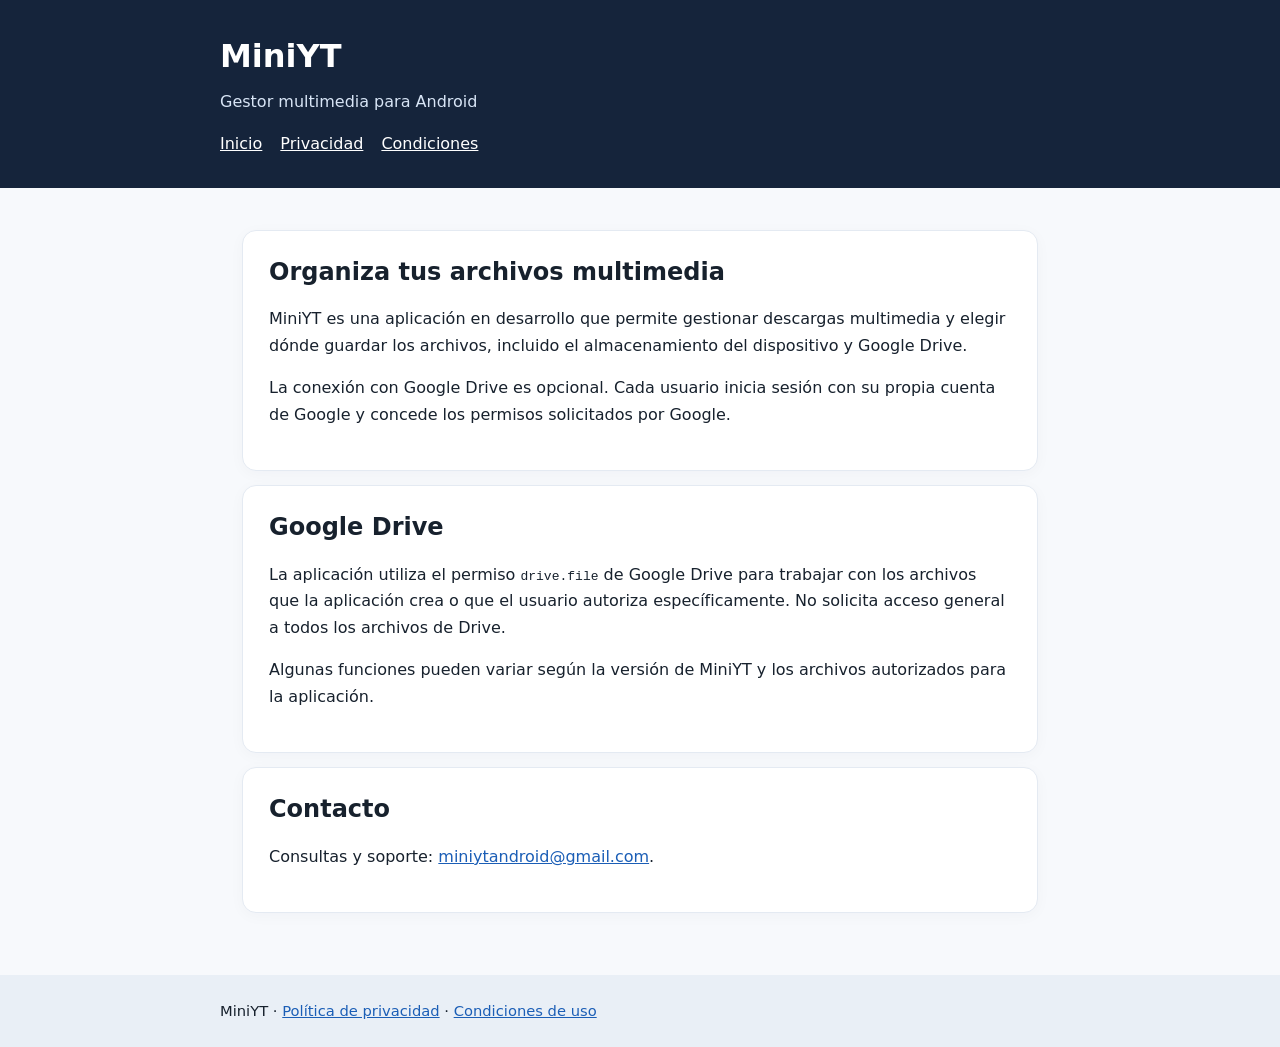
<file: index.html>
<!doctype html><html lang="es"><head><meta charset="utf-8"><meta name="viewport" content="width=device-width,initial-scale=1"><title>MiniYT — Gestor multimedia</title><link rel="stylesheet" href="style.css"></head><body><header><div class="inner"><h1>MiniYT</h1><p>Gestor multimedia para Android</p><nav><a href="index.html">Inicio</a><a href="privacidad.html">Privacidad</a><a href="condiciones.html">Condiciones</a></nav></div></header><main><article><h2>Organiza tus archivos multimedia</h2><p>MiniYT es una aplicación en desarrollo que permite gestionar descargas multimedia y elegir dónde guardar los archivos, incluido el almacenamiento del dispositivo y Google Drive.</p><p>La conexión con Google Drive es opcional. Cada usuario inicia sesión con su propia cuenta de Google y concede los permisos solicitados por Google.</p></article><article><h2>Google Drive</h2><p>La aplicación utiliza el permiso <code>drive.file</code> de Google Drive para trabajar con los archivos que la aplicación crea o que el usuario autoriza específicamente. No solicita acceso general a todos los archivos de Drive.</p><p>Algunas funciones pueden variar según la versión de MiniYT y los archivos autorizados para la aplicación.</p></article><article><h2>Contacto</h2><p>Consultas y soporte: <a href="mailto:miniytandroid@gmail.com">miniytandroid@gmail.com</a>.</p></article></main><footer><div class="inner">MiniYT · <a href="privacidad.html">Política de privacidad</a> · <a href="condiciones.html">Condiciones de uso</a></div></footer></body></html>
</file>
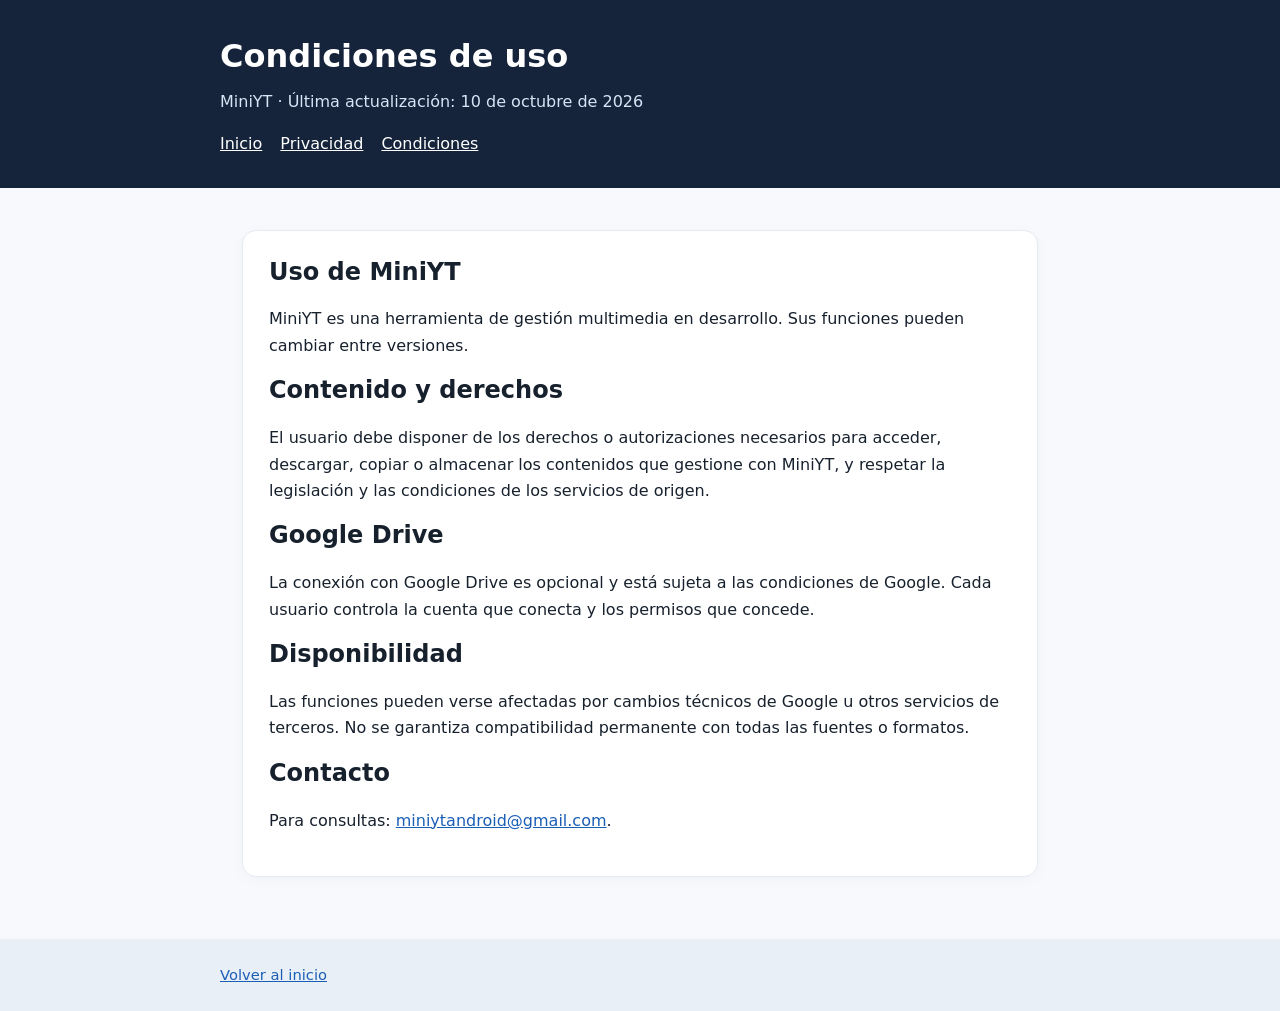
<file: condiciones.html>
<!doctype html><html lang="es"><head><meta charset="utf-8"><meta name="viewport" content="width=device-width,initial-scale=1"><title>Condiciones de uso — MiniYT</title><link rel="stylesheet" href="style.css"></head><body><header><div class="inner"><h1>Condiciones de uso</h1><p>MiniYT · Última actualización: 10 de octubre de 2026</p><nav><a href="index.html">Inicio</a><a href="privacidad.html">Privacidad</a><a href="condiciones.html">Condiciones</a></nav></div></header><main><article><h2>Uso de MiniYT</h2><p>MiniYT es una herramienta de gestión multimedia en desarrollo. Sus funciones pueden cambiar entre versiones.</p><h2>Contenido y derechos</h2><p>El usuario debe disponer de los derechos o autorizaciones necesarios para acceder, descargar, copiar o almacenar los contenidos que gestione con MiniYT, y respetar la legislación y las condiciones de los servicios de origen.</p><h2>Google Drive</h2><p>La conexión con Google Drive es opcional y está sujeta a las condiciones de Google. Cada usuario controla la cuenta que conecta y los permisos que concede.</p><h2>Disponibilidad</h2><p>Las funciones pueden verse afectadas por cambios técnicos de Google u otros servicios de terceros. No se garantiza compatibilidad permanente con todas las fuentes o formatos.</p><h2>Contacto</h2><p>Para consultas: <a href="mailto:miniytandroid@gmail.com">miniytandroid@gmail.com</a>.</p></article></main><footer><div class="inner"><a href="index.html">Volver al inicio</a></div></footer></body></html>
</file>
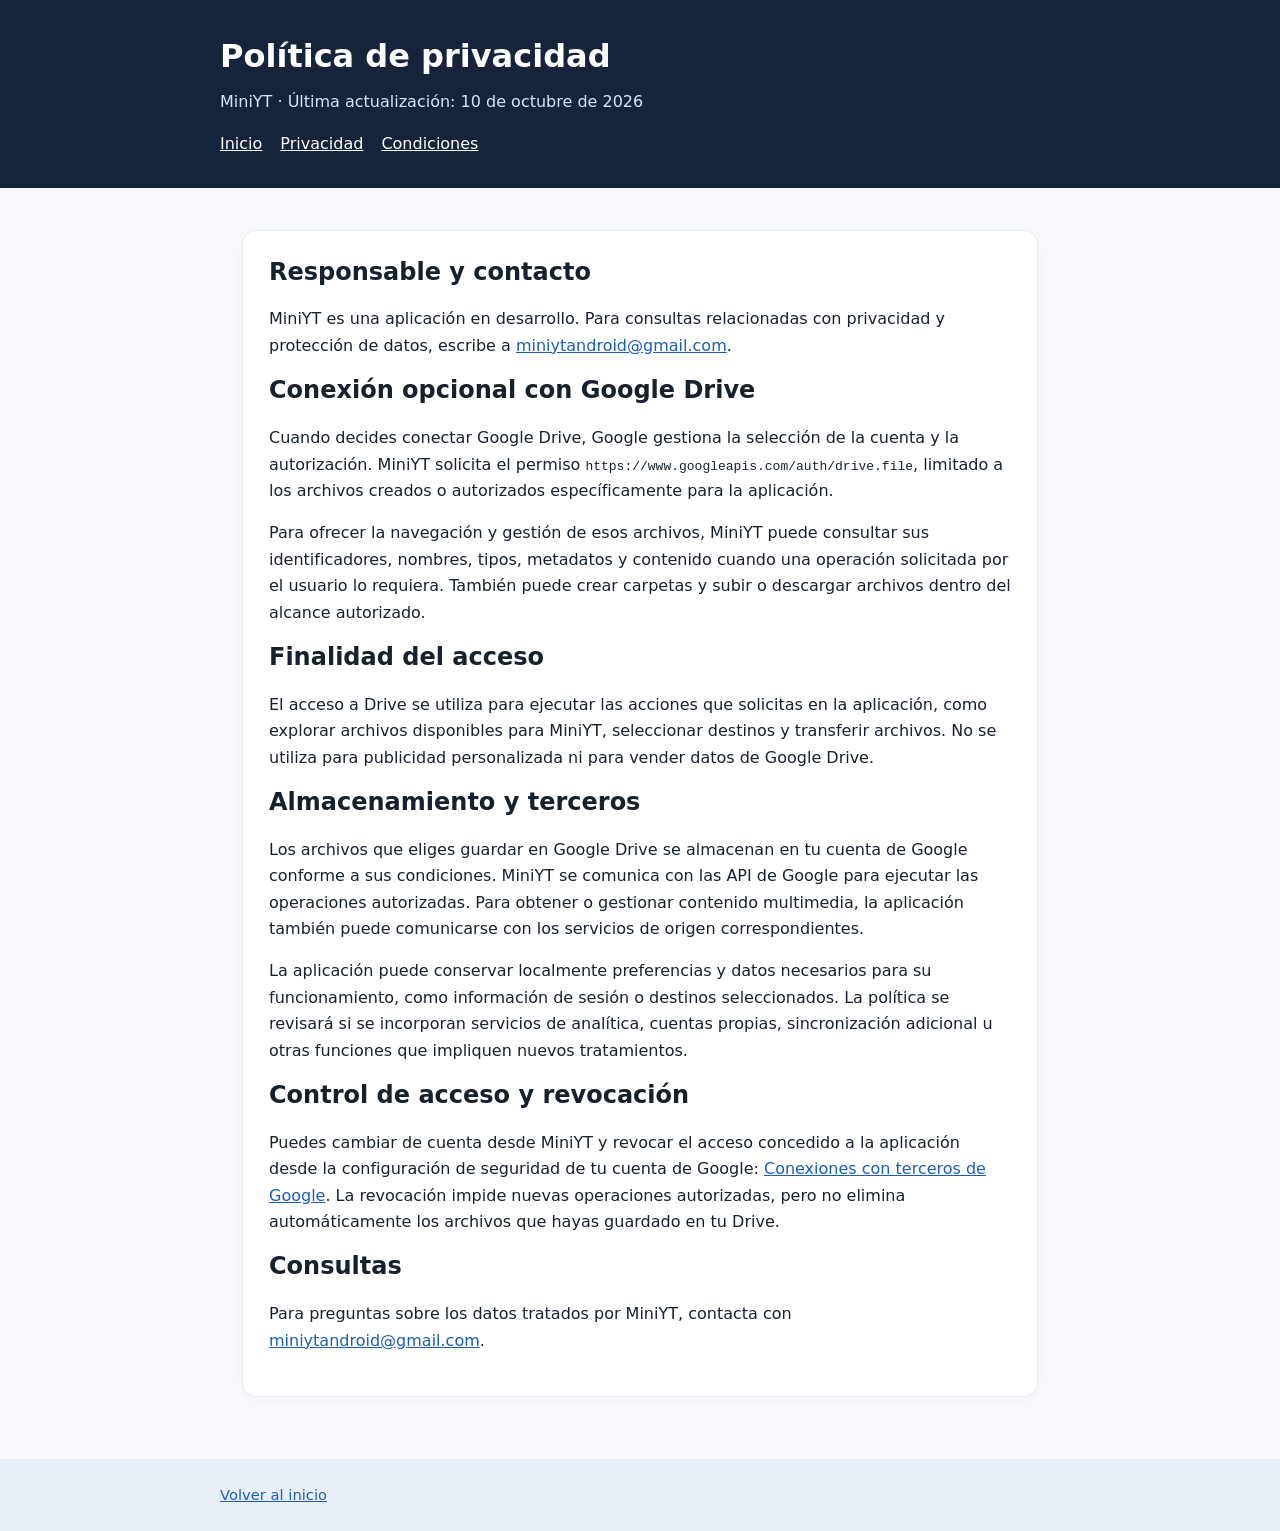
<file: privacidad.html>
<!doctype html><html lang="es"><head><meta charset="utf-8"><meta name="viewport" content="width=device-width,initial-scale=1"><title>Privacidad — MiniYT</title><link rel="stylesheet" href="style.css"></head><body><header><div class="inner"><h1>Política de privacidad</h1><p>MiniYT · Última actualización: 10 de octubre de 2026</p><nav><a href="index.html">Inicio</a><a href="privacidad.html">Privacidad</a><a href="condiciones.html">Condiciones</a></nav></div></header><main><article><h2>Responsable y contacto</h2><p>MiniYT es una aplicación en desarrollo. Para consultas relacionadas con privacidad y protección de datos, escribe a <a href="mailto:miniytandroid@gmail.com">miniytandroid@gmail.com</a>.</p><h2>Conexión opcional con Google Drive</h2><p>Cuando decides conectar Google Drive, Google gestiona la selección de la cuenta y la autorización. MiniYT solicita el permiso <code>https://www.googleapis.com/auth/drive.file</code>, limitado a los archivos creados o autorizados específicamente para la aplicación.</p><p>Para ofrecer la navegación y gestión de esos archivos, MiniYT puede consultar sus identificadores, nombres, tipos, metadatos y contenido cuando una operación solicitada por el usuario lo requiera. También puede crear carpetas y subir o descargar archivos dentro del alcance autorizado.</p><h2>Finalidad del acceso</h2><p>El acceso a Drive se utiliza para ejecutar las acciones que solicitas en la aplicación, como explorar archivos disponibles para MiniYT, seleccionar destinos y transferir archivos. No se utiliza para publicidad personalizada ni para vender datos de Google Drive.</p><h2>Almacenamiento y terceros</h2><p>Los archivos que eliges guardar en Google Drive se almacenan en tu cuenta de Google conforme a sus condiciones. MiniYT se comunica con las API de Google para ejecutar las operaciones autorizadas. Para obtener o gestionar contenido multimedia, la aplicación también puede comunicarse con los servicios de origen correspondientes.</p><p>La aplicación puede conservar localmente preferencias y datos necesarios para su funcionamiento, como información de sesión o destinos seleccionados. La política se revisará si se incorporan servicios de analítica, cuentas propias, sincronización adicional u otras funciones que impliquen nuevos tratamientos.</p><h2>Control de acceso y revocación</h2><p>Puedes cambiar de cuenta desde MiniYT y revocar el acceso concedido a la aplicación desde la configuración de seguridad de tu cuenta de Google: <a href="https://myaccount.google.com/connections">Conexiones con terceros de Google</a>. La revocación impide nuevas operaciones autorizadas, pero no elimina automáticamente los archivos que hayas guardado en tu Drive.</p><h2>Consultas</h2><p>Para preguntas sobre los datos tratados por MiniYT, contacta con <a href="mailto:miniytandroid@gmail.com">miniytandroid@gmail.com</a>.</p></article></main><footer><div class="inner"><a href="index.html">Volver al inicio</a></div></footer></body></html>
</file>
<file: style.css>
:root{font-family:system-ui,-apple-system,'Segoe UI',sans-serif;color:#17212d;background:#f7f9fc}*{box-sizing:border-box}body{margin:0;line-height:1.65}header{background:#15243b;color:white;padding:30px 22px}header .inner,main,footer .inner{max-width:840px;margin:auto}header h1{margin:0;font-size:2rem}header p{color:#d8e5f6;margin:6px 0 0}nav{margin-top:16px;display:flex;gap:18px;flex-wrap:wrap}a{color:#1b5eb6}nav a{color:white}main{padding:28px 22px 48px}article{background:white;border:1px solid #e4eaf2;border-radius:14px;padding:26px;margin:14px 0;box-shadow:0 3px 15px #15243b08}h2{line-height:1.25;margin-top:0}h3{margin-bottom:4px}p{margin-top:7px}footer{padding:24px 22px;background:#e9eff6;font-size:.92rem}small{color:#526274}li{margin-bottom:6px}@media(max-width:600px){article{padding:18px}header h1{font-size:1.6rem}}
</file>
